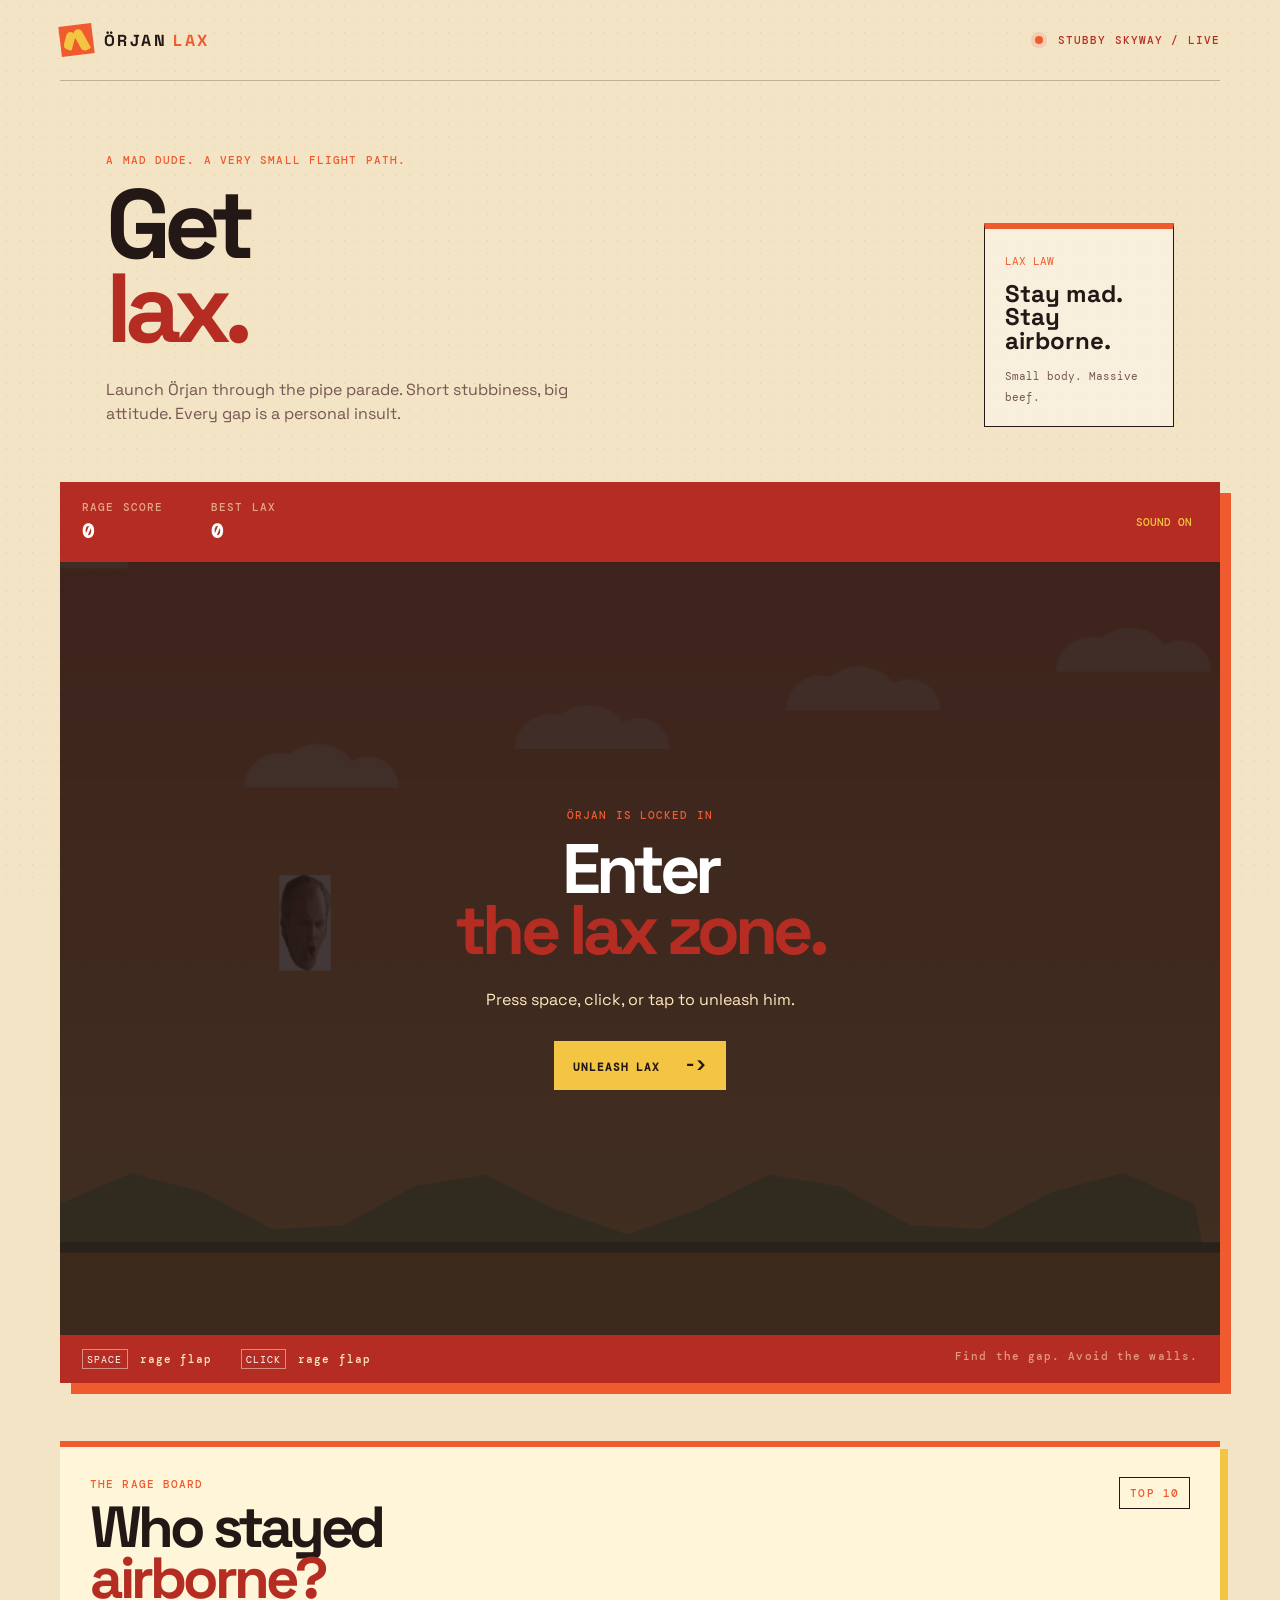
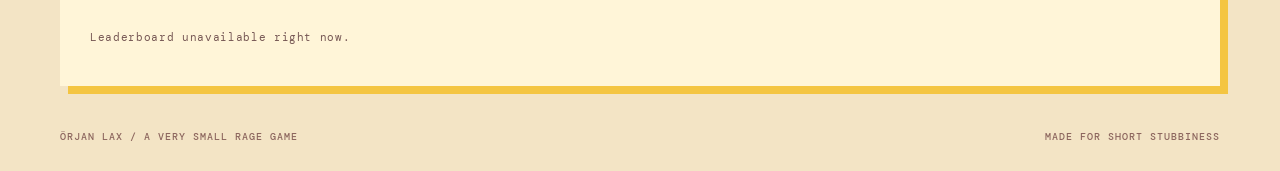
<file: index.html>
<!doctype html>
<html lang="en">

<head>
	<meta charset="UTF-8" />
	<meta name="viewport" content="width=device-width, initial-scale=1.0" />
	<title>Örjan Lax: Lax Attack</title>
	<link rel="preconnect" href="https://fonts.googleapis.com" />
	<link rel="preconnect" href="https://fonts.gstatic.com" crossorigin />
	<link
		href="https://fonts.googleapis.com/css2?family=DM+Mono:wght@400;500&family=Space+Grotesk:wght@500;600;700&display=swap"
		rel="stylesheet" />
	<link rel="stylesheet" href="style.css" />
</head>

<body>
	<main class="page-shell">
		<header class="topbar">
			<a class="logo" href="#game" aria-label="Örjan Lax home"><span
					class="logo-mark"><i></i><i></i></span><span>ÖRJAN <b>LAX</b></span></a>
			<div class="top-note"><span class="live-dot"></span> STUBBY SKYWAY / LIVE</div>
		</header>
		<section class="intro">
			<div>
				<p class="eyebrow">A MAD DUDE. A VERY SMALL FLIGHT PATH.</p>
				<h1>Get<br /><em>lax.</em></h1>
				<p class="lede">Launch Örjan through the pipe parade. Short stubbiness, big attitude. Every gap is a
					personal insult.</p>
			</div>
			<div class="tip-card"><span>LAX LAW</span><strong>Stay mad.<br />Stay airborne.</strong><small>Small
					body. Massive beef.</small></div>
		</section>
		<section class="game-card" id="game">
			<div class="scorebar">
				<div><span>RAGE SCORE</span><b id="score">0</b></div>
				<div><span>BEST LAX</span><b id="best">0</b></div>
				<button id="muteButton" class="icon-button" type="button" aria-label="Toggle sound"
					aria-pressed="false">SOUND ON</button>
			</div>
			<div class="canvas-wrap">
				<canvas id="gameCanvas" width="900" height="600" aria-label="Flappy bird style game"></canvas>
				<div class="game-overlay" id="startOverlay">
					<p class="eyebrow">ÖRJAN IS LOCKED IN</p>
					<h2>Enter<br /><em>the lax zone.</em></h2>
					<p>Press space, click, or tap to unleash him.</p>
					<button id="startButton" type="button">UNLEASH LAX <span>-&gt;</span></button>
				</div>
				<div class="game-overlay" id="gameOverOverlay" hidden>
					<p class="eyebrow">LAX IMPACT DETECTED</p>
					<h2>Örjan is<br /><em>furious.</em></h2>
					<p>Rage score: <strong id="finalScore">0</strong>. Get back in there.</p>
					<button id="restartButton" type="button">RELEASE THE LAX <span>↻</span></button>
				</div>
			</div>
			<div class="controls"><span><kbd>SPACE</kbd> rage flap</span><span><kbd>CLICK</kbd> rage flap</span><span
					class="control-note">Find the gap. Avoid the walls.</span></div>
		</section>
		<section class="leaderboard" id="leaderboard" aria-labelledby="leaderboardTitle">
			<div class="leaderboard-heading">
				<div>
					<p class="eyebrow">THE RAGE BOARD</p>
					<h2 id="leaderboardTitle">Who stayed<br /><em>airborne?</em></h2>
				</div>
				<span class="leaderboard-badge">TOP 10</span>
			</div>
			<p class="leaderboard-status" id="leaderboardStatus" role="status">Loading the rage board...</p>
			<ol class="leaderboard-list" id="leaderboardList" aria-label="Top scores"></ol>
		</section>
		<footer><span>ÖRJAN LAX / A VERY SMALL RAGE GAME</span><span>MADE FOR SHORT STUBBINESS</span></footer>
	</main>
	<script src="main.js"></script>
</body>

</html>
</file>
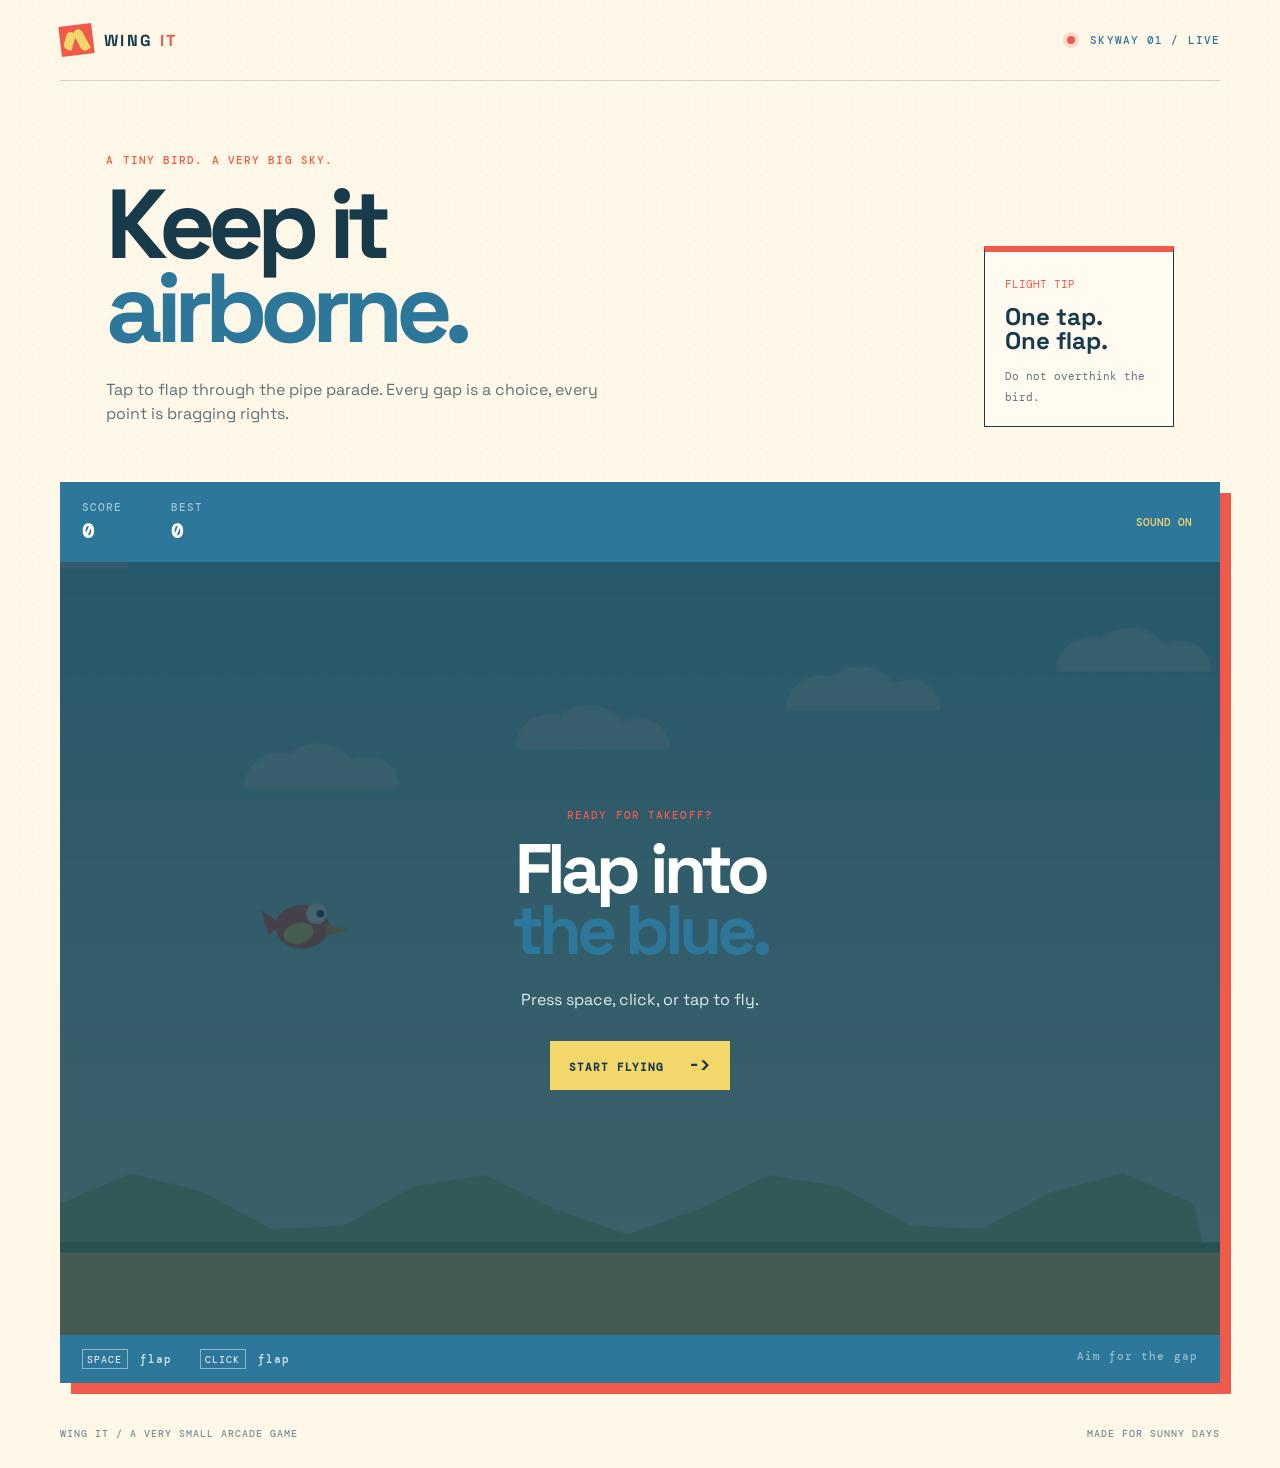
<file: src/index.html>
<!doctype html>
<html lang="en">

<head>
	<meta charset="UTF-8" />
	<meta name="viewport" content="width=device-width, initial-scale=1.0" />
	<title>Wing It</title>
	<link rel="preconnect" href="https://fonts.googleapis.com" />
	<link rel="preconnect" href="https://fonts.gstatic.com" crossorigin />
	<link
		href="https://fonts.googleapis.com/css2?family=DM+Mono:wght@400;500&family=Space+Grotesk:wght@500;600;700&display=swap"
		rel="stylesheet" />
	<link rel="stylesheet" href="style.css" />
</head>

<body>
	<main class="page-shell">
		<header class="topbar">
			<a class="logo" href="#game" aria-label="Wing It home"><span
					class="logo-mark"><i></i><i></i></span><span>WING <b>IT</b></span></a>
			<div class="top-note"><span class="live-dot"></span> SKYWAY 01 / LIVE</div>
		</header>
		<section class="intro">
			<div>
				<p class="eyebrow">A TINY BIRD. A VERY BIG SKY.</p>
				<h1>Keep it<br /><em>airborne.</em></h1>
				<p class="lede">Tap to flap through the pipe parade. Every gap is a choice, every point is bragging
					rights.</p>
			</div>
			<div class="tip-card"><span>FLIGHT TIP</span><strong>One tap.<br />One flap.</strong><small>Do not overthink
					the bird.</small></div>
		</section>
		<section class="game-card" id="game">
			<div class="scorebar">
				<div><span>SCORE</span><b id="score">0</b></div>
				<div><span>BEST</span><b id="best">0</b></div>
				<button id="muteButton" class="icon-button" type="button" aria-label="Toggle sound"
					aria-pressed="false">SOUND ON</button>
			</div>
			<div class="canvas-wrap">
				<canvas id="gameCanvas" width="900" height="600" aria-label="Flappy bird style game"></canvas>
				<div class="game-overlay" id="startOverlay">
					<p class="eyebrow">READY FOR TAKEOFF?</p>
					<h2>Flap into<br /><em>the blue.</em></h2>
					<p>Press space, click, or tap to fly.</p>
					<button id="startButton" type="button">START FLYING <span>-&gt;</span></button>
				</div>
				<div class="game-overlay" id="gameOverOverlay" hidden>
					<p class="eyebrow">FLIGHT LOG CLOSED</p>
					<h2>Nice try,<br /><em>brave bird.</em></h2>
					<p>You scored <strong id="finalScore">0</strong>. The sky will still be here.</p>
					<button id="restartButton" type="button">TRY AGAIN <span>↻</span></button>
				</div>
			</div>
			<div class="controls"><span><kbd>SPACE</kbd> flap</span><span><kbd>CLICK</kbd> flap</span><span
					class="control-note">Aim for the gap</span></div>
		</section>
		<footer><span>WING IT / A VERY SMALL ARCADE GAME</span><span>MADE FOR SUNNY DAYS</span></footer>
	</main>
	<script src="main.js"></script>
</body>

</html>
</file>
<file: style.css>
:root {
	--ink: #241817;
	--blue: #b52d22;
	--coral: #ef5a2f;
	--yellow: #f4c542;
	--paper: #f3e4c5;
	--line: rgba(36, 24, 23, .25);
}

* {
	box-sizing: border-box;
}

body {
	margin: 0;
	min-width: 320px;
	color: var(--ink);
	background: var(--paper);
	font-family: "Space Grotesk", sans-serif;
}

body::before {
	position: fixed;
	inset: 0;
	z-index: -1;
	content: "";
	opacity: .28;
	pointer-events: none;
	background-image: radial-gradient(#c58b54 0.8px, transparent .8px);
	background-size: 13px 13px;
}

.page-shell {
	width: min(1160px, calc(100% - 42px));
	margin: auto;
}

.topbar {
	display: flex;
	align-items: center;
	justify-content: space-between;
	padding: 25px 0;
	border-bottom: 1px solid var(--line);
}

.logo {
	display: flex;
	align-items: center;
	gap: 11px;
	color: var(--ink);
	text-decoration: none;
	font-weight: 700;
	letter-spacing: .15em;
}

.logo b {
	color: var(--coral);
}

.logo-mark {
	display: flex;
	align-items: center;
	gap: 3px;
	width: 33px;
	height: 30px;
	padding: 5px;
	background: var(--coral);
	transform: rotate(-7deg);
}

.logo-mark i {
	display: block;
	width: 9px;
	height: 18px;
	background: var(--yellow);
	border-radius: 9px 9px 2px 9px;
	transform: rotate(22deg);
}

.logo-mark i:last-child {
	height: 23px;
	transform: rotate(-22deg);
}

.top-note,
.eyebrow,
.scorebar,
.controls,
footer {
	font: 500 11px "DM Mono", monospace;
	letter-spacing: .1em;
}

.top-note {
	color: var(--blue);
}

.live-dot {
	display: inline-block;
	width: 8px;
	height: 8px;
	margin-right: 7px;
	border-radius: 50%;
	background: var(--coral);
	box-shadow: 0 0 0 4px rgba(241, 90, 74, .16);
}

.intro {
	display: grid;
	grid-template-columns: 1fr 190px;
	gap: 42px;
	align-items: end;
	padding: 72px 4% 55px;
}

.eyebrow {
	margin: 0 0 16px;
	color: var(--coral);
}

.intro h1 {
	margin: 0;
	font-size: clamp(54px, 8vw, 98px);
	line-height: .86;
	letter-spacing: -.08em;
}

.intro h1 em,
.game-overlay h2 em {
	color: var(--blue);
	font-style: normal;
}

.lede {
	max-width: 510px;
	margin: 26px 0 0;
	color: #765754;
	font-size: 16px;
	line-height: 1.55;
}

.tip-card {
	padding: 20px;
	border: 1px solid var(--ink);
	border-top: 6px solid var(--coral);
	background: rgba(255, 255, 255, .4);
}

.tip-card span {
	color: var(--coral);
	font: 11px "DM Mono", monospace;
}

.tip-card strong {
	display: block;
	margin: 12px 0;
	font-size: 24px;
	line-height: .98;
}

.tip-card small {
	color: #765754;
	font: 11px/1.4 "DM Mono", monospace;
}

.game-card {
	overflow: hidden;
	background: var(--blue);
	box-shadow: 11px 11px 0 var(--coral);
}

.scorebar {
	display: flex;
	align-items: center;
	gap: 48px;
	padding: 18px 22px;
	color: #ffe8bd;
}

.scorebar div {
	display: grid;
	gap: 4px;
}

.scorebar span {
	opacity: .65;
}

.scorebar b {
	color: white;
	font-size: 20px;
	letter-spacing: .03em;
}

.icon-button {
	margin-left: auto;
	border: 0;
	color: var(--yellow);
	background: none;
	cursor: pointer;
	font: inherit;
}

.canvas-wrap {
	position: relative;
	overflow: hidden;
	background: #d95d35;
}

canvas {
	display: block;
	width: 100%;
	height: auto;
	cursor: pointer;
}

.game-overlay {
	position: absolute;
	inset: 0;
	display: grid;
	place-content: center;
	padding: 25px;
	text-align: center;
	background: rgba(36, 24, 23, .86);
	color: white;
}

.game-overlay[hidden] {
	display: none;
}

.game-overlay h2 {
	margin: 0 0 12px;
	font-size: clamp(38px, 6vw, 70px);
	line-height: .88;
	letter-spacing: -.07em;
}

.game-overlay p:not(.eyebrow) {
	color: #ffe8bd;
}

.game-overlay button {
	justify-self: center;
	margin-top: 15px;
	padding: 14px 19px;
	border: 0;
	background: var(--yellow);
	color: var(--ink);
	cursor: pointer;
	font: 700 11px "DM Mono", monospace;
	letter-spacing: .08em;
}

.game-overlay button span {
	margin-left: 17px;
	font-size: 16px;
}

.controls {
	display: flex;
	gap: 28px;
	padding: 14px 22px;
	color: #ffe8bd;
}

kbd {
	display: inline-grid;
	min-width: 22px;
	height: 20px;
	place-content: center;
	margin-right: 4px;
	padding: 0 4px;
	border: 1px solid rgba(255, 255, 255, .45);
	color: white;
	font: 10px "DM Mono", monospace;
}

.control-note {
	margin-left: auto;
	opacity: .58;
}

.leaderboard {
	margin-top: 58px;
	padding: 30px;
	border-top: 6px solid var(--coral);
	background: #fff5d8;
	box-shadow: 8px 8px 0 var(--yellow);
}

.leaderboard-heading {
	display: flex;
	align-items: flex-start;
	justify-content: space-between;
	gap: 20px;
}

.leaderboard-heading .eyebrow {
	margin-bottom: 11px;
}

.leaderboard h2 {
	margin: 0;
	font-size: clamp(34px, 5vw, 58px);
	line-height: .88;
	letter-spacing: -.07em;
}

.leaderboard h2 em {
	color: var(--blue);
	font-style: normal;
}

.leaderboard-badge {
	padding: 8px 10px;
	border: 1px solid var(--ink);
	color: var(--coral);
	font: 500 11px "DM Mono", monospace;
	letter-spacing: .1em;
}

.leaderboard-status {
	margin: 25px 0 12px;
	color: #765754;
	font: 11px "DM Mono", monospace;
	letter-spacing: .06em;
}

.leaderboard-list {
	display: grid;
	gap: 7px;
	max-width: 760px;
	margin: 0;
	padding: 0;
	list-style: none;
}

.leaderboard-row {
	display: grid;
	grid-template-columns: 44px minmax(0, 1fr) auto;
	gap: 24px;
	align-items: center;
	min-height: 46px;
	padding: 8px 13px;
	border-left: 4px solid transparent;
	background: rgba(255, 255, 255, .62);
	font: 500 13px "DM Mono", monospace;
}

.leaderboard-row.rank-1 {
	border-left-color: var(--yellow);
	background: var(--blue);
	color: white;
}

.leaderboard-row.rank-2 {
	border-left-color: var(--coral);
}

.leaderboard-row.rank-3 {
	border-left-color: #7f9b54;
}

.leaderboard-rank {
	color: var(--coral);
	opacity: .75;
}

.rank-1 .leaderboard-rank,
.rank-1 .leaderboard-score {
	color: var(--yellow);
}

.leaderboard-name {
	overflow: hidden;
	text-overflow: ellipsis;
	white-space: nowrap;
}

.leaderboard-score {
	color: var(--blue);
	font-size: 16px;
}

footer {
	display: flex;
	justify-content: space-between;
	padding: 44px 0 28px;
	color: #8c665e;
	font-size: 10px;
}

@media (max-width: 700px) {
	.page-shell {
		width: min(100% - 24px, 1160px);
	}

	.topbar {
		align-items: flex-start;
		gap: 14px;
		padding: 18px 0;
	}

	.logo {
		font-size: 14px;
		letter-spacing: .1em;
	}

	.logo-mark {
		flex: 0 0 auto;
	}

	.top-note {
		max-width: 132px;
		text-align: right;
		line-height: 1.35;
		font-size: 9px;
	}

	.intro {
		display: block;
		padding: 34px 4% 24px;
	}

	.intro h1 {
		font-size: 62px;
	}

	.intro h1 em {
		font-size: .95em;
	}

	.lede {
		font-size: 14px;
	}

	.tip-card {
		display: none;
	}

	.scorebar {
		gap: 16px;
		padding: 14px;
	}

	.scorebar span {
		font-size: 9px;
	}

	.scorebar b {
		font-size: 17px;
	}

	.controls {
		flex-wrap: wrap;
		gap: 9px 17px;
		padding: 12px 14px;
		font-size: 9px;
	}

	.control-note {
		width: 100%;
		margin-left: 0;
	}

	.game-card {
		box-shadow: 6px 6px 0 var(--coral);
	}

	.canvas-wrap {
		height: min(70svh, 600px);
	}

	canvas {
		width: 100%;
		height: 100%;
	}

	footer {
		flex-wrap: wrap;
		gap: 10px;
		padding-top: 31px;
		font-size: 8px;
	}
}

@media (max-width: 420px) {
	.page-shell {
		width: calc(100% - 18px);
	}

	.topbar {
		padding: 14px 0;
	}

	.logo {
		gap: 7px;
		font-size: 12px;
	}

	.logo-mark {
		width: 28px;
		height: 27px;
		padding: 4px;
	}

	.logo-mark i {
		width: 7px;
		height: 16px;
	}

	.logo-mark i:last-child {
		height: 20px;
	}

	.top-note {
		max-width: 112px;
		font-size: 8px;
	}

	.intro {
		padding: 26px 3% 18px;
	}

	.intro h1 {
		font-size: 54px;
	}

	.lede {
		margin-top: 20px;
		font-size: 13px;
	}

	.scorebar {
		gap: 12px;
		padding: 12px;
	}

	.scorebar b {
		font-size: 16px;
	}

	.icon-button {
		font-size: 9px;
	}

	.game-overlay {
		padding: 18px;
	}

	.game-overlay h2 {
		font-size: 39px;
	}

	.game-overlay p:not(.eyebrow) {
		font-size: 13px;
	}

	.controls {
		gap: 8px 12px;
		padding: 10px 12px;
		font-size: 8px;
	}

	footer {
		font-size: 7px;
	}
}
</file>
<file: src/style.css>
:root {
	--ink: #173b4a;
	--blue: #2d779a;
	--coral: #f15a4a;
	--yellow: #f4d76b;
	--paper: #fff8e8;
	--line: rgba(23, 59, 74, .2);
}

* {
	box-sizing: border-box;
}

body {
	margin: 0;
	min-width: 320px;
	color: var(--ink);
	background: var(--paper);
	font-family: "Space Grotesk", sans-serif;
}

body::before {
	position: fixed;
	inset: 0;
	z-index: -1;
	content: "";
	opacity: .28;
	pointer-events: none;
	background-image: radial-gradient(#d5bd7a 0.8px, transparent .8px);
	background-size: 13px 13px;
}

.page-shell {
	width: min(1160px, calc(100% - 42px));
	margin: auto;
}

.topbar {
	display: flex;
	align-items: center;
	justify-content: space-between;
	padding: 25px 0;
	border-bottom: 1px solid var(--line);
}

.logo {
	display: flex;
	align-items: center;
	gap: 11px;
	color: var(--ink);
	text-decoration: none;
	font-weight: 700;
	letter-spacing: .15em;
}

.logo b {
	color: var(--coral);
}

.logo-mark {
	display: flex;
	align-items: center;
	gap: 3px;
	width: 33px;
	height: 30px;
	padding: 5px;
	background: var(--coral);
	transform: rotate(-7deg);
}

.logo-mark i {
	display: block;
	width: 9px;
	height: 18px;
	background: var(--yellow);
	border-radius: 9px 9px 2px 9px;
	transform: rotate(22deg);
}

.logo-mark i:last-child {
	height: 23px;
	transform: rotate(-22deg);
}

.top-note,
.eyebrow,
.scorebar,
.controls,
footer {
	font: 500 11px "DM Mono", monospace;
	letter-spacing: .1em;
}

.top-note {
	color: var(--blue);
}

.live-dot {
	display: inline-block;
	width: 8px;
	height: 8px;
	margin-right: 7px;
	border-radius: 50%;
	background: var(--coral);
	box-shadow: 0 0 0 4px rgba(241, 90, 74, .16);
}

.intro {
	display: grid;
	grid-template-columns: 1fr 190px;
	gap: 42px;
	align-items: end;
	padding: 72px 4% 55px;
}

.eyebrow {
	margin: 0 0 16px;
	color: var(--coral);
}

.intro h1 {
	margin: 0;
	font-size: clamp(54px, 8vw, 98px);
	line-height: .86;
	letter-spacing: -.08em;
}

.intro h1 em,
.game-overlay h2 em {
	color: var(--blue);
	font-style: normal;
}

.lede {
	max-width: 510px;
	margin: 26px 0 0;
	color: #60737a;
	font-size: 16px;
	line-height: 1.55;
}

.tip-card {
	padding: 20px;
	border: 1px solid var(--ink);
	border-top: 6px solid var(--coral);
	background: rgba(255, 255, 255, .4);
}

.tip-card span {
	color: var(--coral);
	font: 11px "DM Mono", monospace;
}

.tip-card strong {
	display: block;
	margin: 12px 0;
	font-size: 24px;
	line-height: .98;
}

.tip-card small {
	color: #60737a;
	font: 11px/1.4 "DM Mono", monospace;
}

.game-card {
	overflow: hidden;
	background: var(--blue);
	box-shadow: 11px 11px 0 var(--coral);
}

.scorebar {
	display: flex;
	align-items: center;
	gap: 48px;
	padding: 18px 22px;
	color: #d9edf0;
}

.scorebar div {
	display: grid;
	gap: 4px;
}

.scorebar span {
	opacity: .65;
}

.scorebar b {
	color: white;
	font-size: 20px;
	letter-spacing: .03em;
}

.icon-button {
	margin-left: auto;
	border: 0;
	color: var(--yellow);
	background: none;
	cursor: pointer;
	font: inherit;
}

.canvas-wrap {
	position: relative;
	overflow: hidden;
	background: #66c9e8;
}

canvas {
	display: block;
	width: 100%;
	height: auto;
	cursor: pointer;
}

.game-overlay {
	position: absolute;
	inset: 0;
	display: grid;
	place-content: center;
	padding: 25px;
	text-align: center;
	background: rgba(23, 59, 74, .79);
	color: white;
}

.game-overlay[hidden] {
	display: none;
}

.game-overlay h2 {
	margin: 0 0 12px;
	font-size: clamp(38px, 6vw, 70px);
	line-height: .88;
	letter-spacing: -.07em;
}

.game-overlay p:not(.eyebrow) {
	color: #d9edf0;
}

.game-overlay button {
	justify-self: center;
	margin-top: 15px;
	padding: 14px 19px;
	border: 0;
	background: var(--yellow);
	color: var(--ink);
	cursor: pointer;
	font: 700 11px "DM Mono", monospace;
	letter-spacing: .08em;
}

.game-overlay button span {
	margin-left: 17px;
	font-size: 16px;
}

.controls {
	display: flex;
	gap: 28px;
	padding: 14px 22px;
	color: #d9edf0;
}

kbd {
	display: inline-grid;
	min-width: 22px;
	height: 20px;
	place-content: center;
	margin-right: 4px;
	padding: 0 4px;
	border: 1px solid rgba(255, 255, 255, .45);
	color: white;
	font: 10px "DM Mono", monospace;
}

.control-note {
	margin-left: auto;
	opacity: .58;
}

footer {
	display: flex;
	justify-content: space-between;
	padding: 44px 0 28px;
	color: #779097;
	font-size: 10px;
}

@media (max-width: 700px) {
	.page-shell {
		width: min(100% - 26px, 1160px);
	}

	.topbar {
		padding: 18px 0;
	}

	.top-note {
		font-size: 9px;
	}

	.intro {
		display: block;
		padding: 53px 4% 37px;
	}

	.intro h1 {
		font-size: 62px;
	}

	.lede {
		font-size: 14px;
	}

	.tip-card {
		display: none;
	}

	.scorebar {
		gap: 25px;
		padding: 14px;
	}

	.scorebar b {
		font-size: 17px;
	}

	.controls {
		flex-wrap: wrap;
		gap: 9px 17px;
		padding: 12px 14px;
		font-size: 9px;
	}

	.control-note {
		width: 100%;
		margin-left: 0;
	}

	.game-card {
		box-shadow: 6px 6px 0 var(--coral);
	}

	footer {
		padding-top: 31px;
		font-size: 8px;
	}
}
</file>
